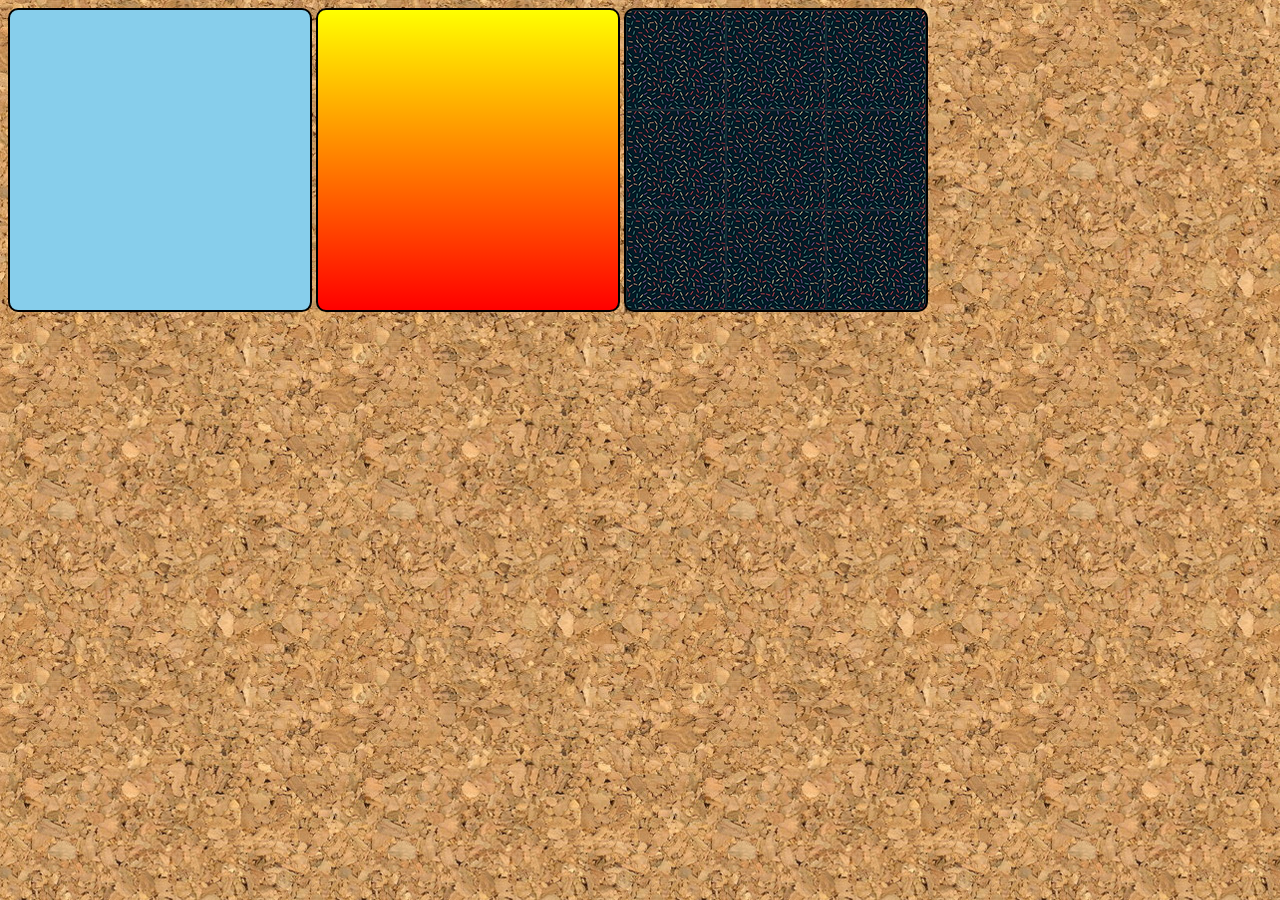
<file: exercicios/ex022/index.html>
<!DOCTYPE html>
<html lang="pt-br">
    <head>
        <meta charset="utf-8">
        <meta http-equiv="X-UA-Compatible" content="IE=edge">
        <title>Teste de imagem de fundo</title>
        <meta name="description" content="">
        <meta name="viewport" content="width=device-width, initial-scale=1">
        <link rel="stylesheet" href="style.css">
    </head>
    <body>

       <div class="quadrado" id="q1">

       </div>
       <div class="quadrado" id="q2">

       </div>
       <div class="quadrado" id="q3">

       </div>
        
    </body>
</html>
</file>
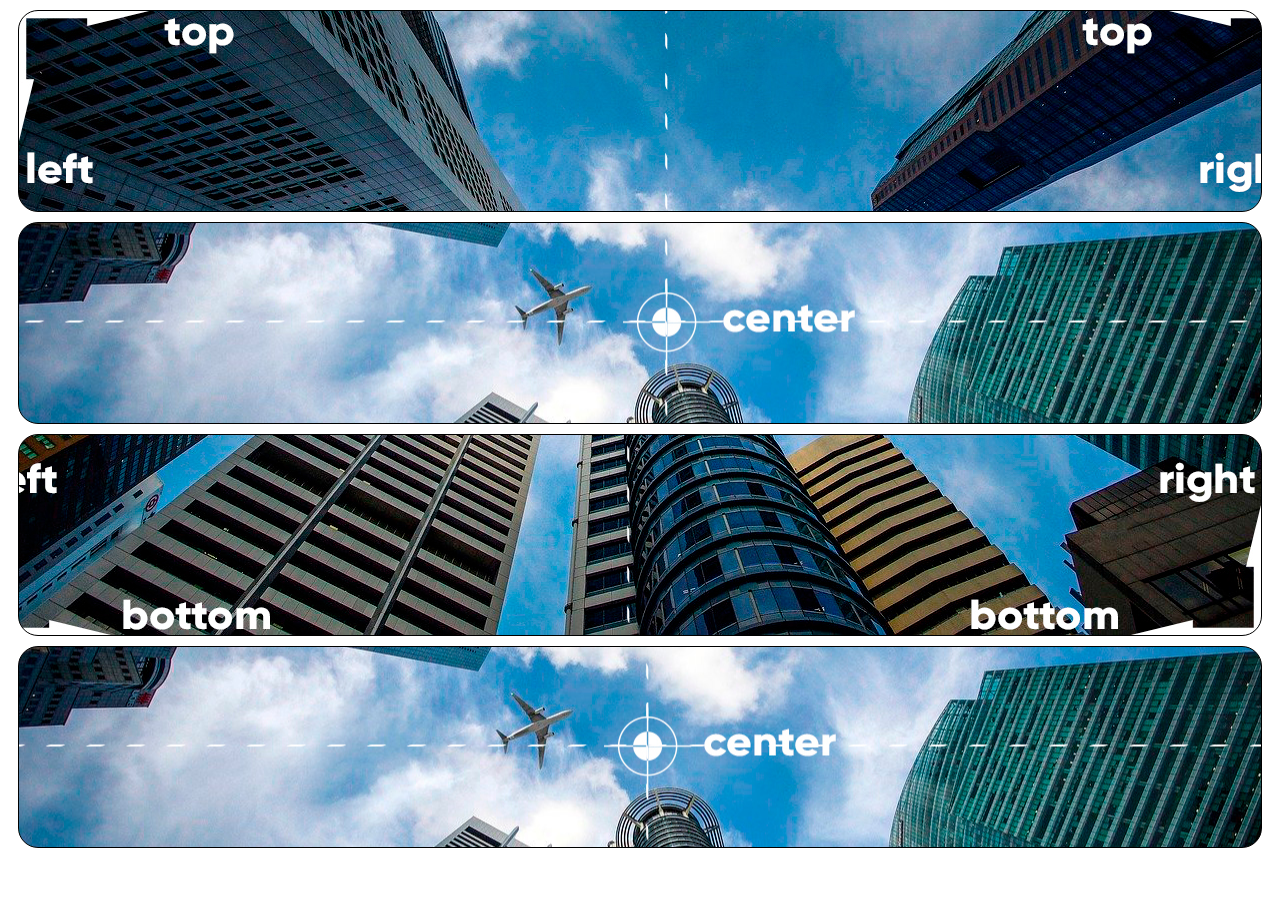
<file: exercicios/ex022/fundo003.html>
<!DOCTYPE html>
<html lang="pt-br">
<head>
    <meta charset="UTF-8">
    <meta http-equiv="X-UA-Compatible" content="IE=edge">
    <meta name="viewport" content="width=device-width, initial-scale=1.0">
    <title>Posição dos fundos</title>
    <style>
        div.bloco {
            background-image: url('imagens/wallpaper003.jpg');
            height: 200px;
            border: 1px solid black;
            border-radius: 20px;
            margin: 10px;
        }

        div#q1 {
            background-position: left top;
        }

        div#q2 {
            background-position: left center;
        }

        div#q3 {
            background-position: right bottom;
        }

        div#q4 {
            background-position: center center;
        }
    </style>
</head>
<body>
    <div class="bloco" id="q1">

    </div>
    <div class="bloco" id="q2">

    </div>
    <div class="bloco" id="q3">

    </div>
    <div class="bloco" id="q4">

    </div>
    
</body>
</html>
</file>
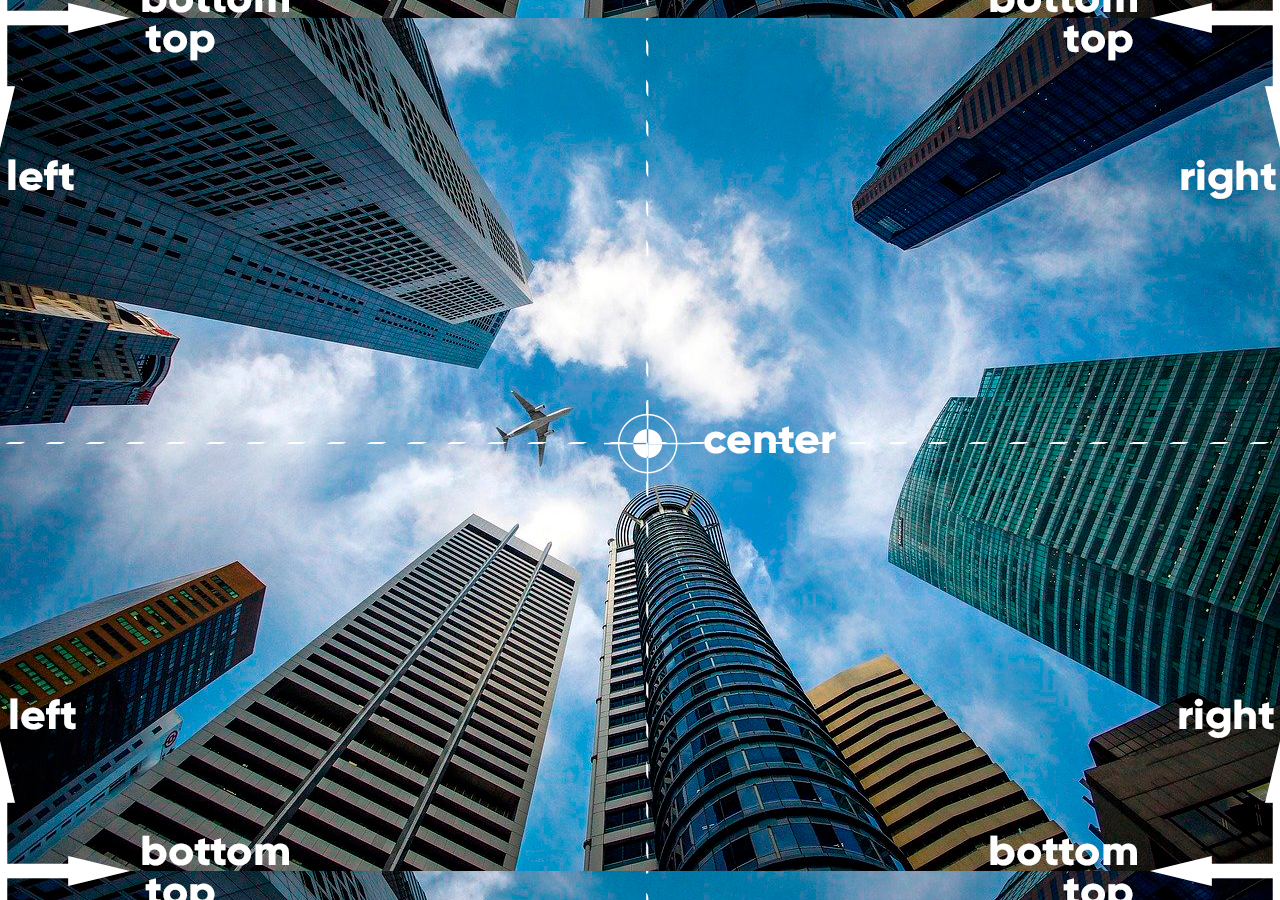
<file: exercicios/ex022/fundo005.html>
<!DOCTYPE html>
<html lang="pt-br">
<head>
    <meta charset="UTF-8">
    <meta http-equiv="X-UA-Compatible" content="IE=edge">
    <meta name="viewport" content="width=device-width, initial-scale=1.0">
    <title>Posicionamento</title>
    <style>
        body {
            height: 97vh;
            background-image: url('imagens/wallpaper003.jpg');
            background-position: center center;
        }
    </style>
</head>
<body>
    
</body>
</html>
</file>
<file: exercicios/ex022/style.css>
body {
    background-image: url('imagens/wallpaper001.jpg');
}

div.quadrado {
    display: inline-block;
    border: 2px solid black;
    border-radius: 10px;
    background-color: lightgray;
    width: 300px;
    height: 300px;
}

div#q1 {
    background-color: skyblue;
}

div#q2 {
    background-image: linear-gradient(to bottom, yellow, red);
}

div#q3 {
    background-image: url('imagens/pattern001.png');
}
</file>
